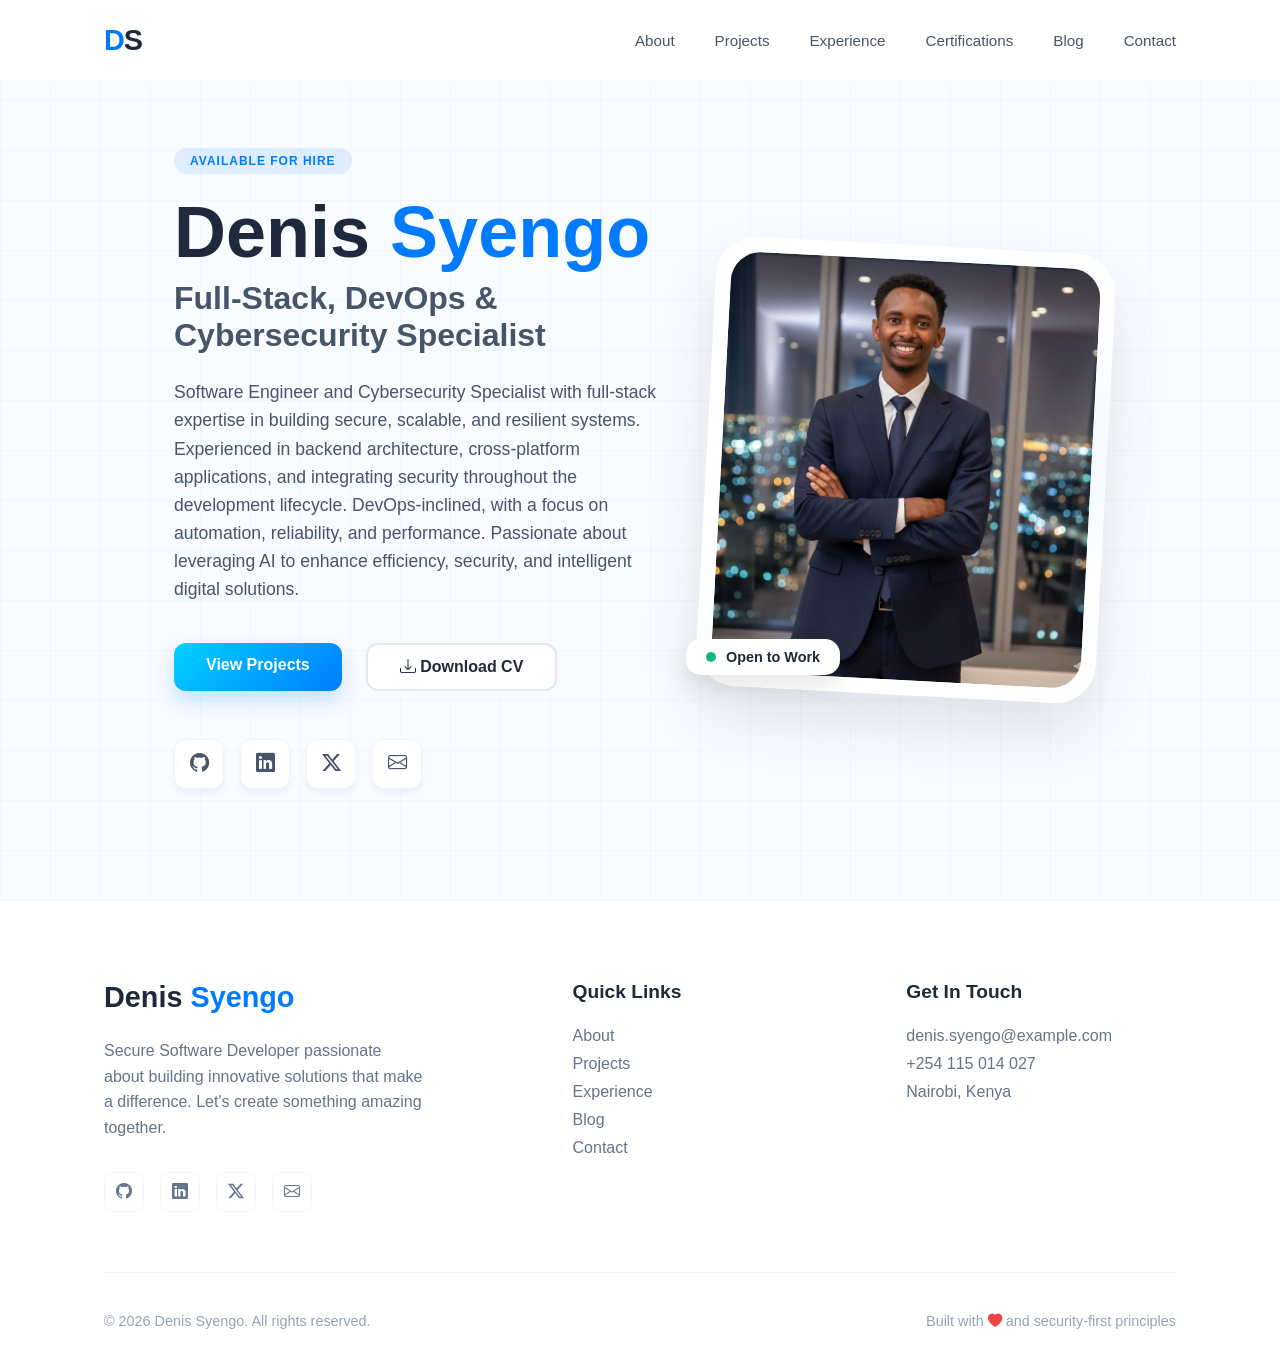
<file: index.html>
<!doctype html>
<html lang="en">
  <head>
    <meta charset="UTF-8" />
    <meta name="viewport" content="width=device-width, initial-scale=1.0" />
    <link
      rel="icon"
      type="image/svg+xml"
      href="[data-uri]"
    />
    <link
      rel="stylesheet"
      href="https://cdn.jsdelivr.net/npm/bootstrap-icons@1.11.3/font/bootstrap-icons.min.css"
    />
    <title>Master Chief</title>
    <link rel="stylesheet" href="style.css" />
  </head>
  <body>
    <!-- navbar -->
    <nav class="navbar">
      <div class="container nav-container">
        <a href="/" class="logo"> <span class="text-blue">D</span>S </a>

        <ul class="nav-links" id="navLinks">
          <li><a href="#about" class="nav-link">About</a></li>
          <li><a href="#projects" class="nav-link">Projects</a></li>
          <li><a href="#experience" class="nav-link">Experience</a></li>
          <li><a href="#certifications" class="nav-link">Certifications</a></li>
          <li><a href="#blog" class="nav-link">Blog</a></li>
          <li><a href="#contact" class="nav-link">Contact</a></li>
        </ul>

        <div class="hamburger" id="hamburger">
          <i class="bi bi-list"></i>
        </div>
      </div>
    </nav>
    <!-- end nav bar -->
    <!-- main app -->
    <main id="app"></main>
    <!-- end main app -->

    <!-- footer -->
    <footer class="footer">
      <div class="container">
        <div class="footer-grid">
          <div class="footer-brand">
            <h2 class="footer-logo">
              Denis <span class="text-blue">Syengo</span>
            </h2>
            <p class="footer-tagline">
              Secure Software Developer passionate about building innovative
              solutions that make a difference. Let's create something amazing
              together.
            </p>
            <div class="footer-socials">
              <a href="#" class="social-box-small"
                ><i class="bi bi-github"></i
              ></a>
              <a href="#" class="social-box-small"
                ><i class="bi bi-linkedin"></i
              ></a>
              <a href="#" class="social-box-small"
                ><i class="bi bi-twitter-x"></i
              ></a>
              <a href="#" class="social-box-small"
                ><i class="bi bi-envelope"></i
              ></a>
            </div>
          </div>

          <div class="footer-links">
            <h3>Quick Links</h3>
            <ul>
              <li><a href="#about">About</a></li>
              <li><a href="#projects">Projects</a></li>
              <li><a href="#experience">Experience</a></li>
              <li><a href="#blog">Blog</a></li>
              <li><a href="#contact">Contact</a></li>
            </ul>
          </div>

          <div class="footer-contact">
            <h3>Get In Touch</h3>
            <p>denis.syengo@example.com</p>
            <p>+254 115 014 027</p>
            <p>Nairobi, Kenya</p>
          </div>
        </div>

        <div class="footer-bottom">
          <p>&copy; 2026 Denis Syengo. All rights reserved.</p>
          <p>
            Built with <i class="bi bi-heart-fill text-danger"></i> and
            security-first principles
          </p>
        </div>
      </div>
    </footer>
    <!-- footer end -->
    <script type="module" src="script.js"></script>
  </body>
</html>
</file>
<file: style.css>
:root {
  --primary-blue: #007bff;
  --dark-text: #1e293b;
  --gray-text: #475569;
  --glass-bg: rgba(255, 255, 255, 0.85);
  --glass-border: rgba(255, 255, 255, 0.5);
  --font-main: "Segoe UI", Tahoma, Geneva, Verdana, sans-serif;
}

* {
  margin: 0;
  padding: 0;
  box-sizing: border-box;
}

body {
  font-family: var(--font-main);
  background-color: #f8fbff;
  color: var(--dark-text);
}

/* nav-bar */
.navbar {
  position: fixed;
  top: 0;
  left: 0;
  width: 100%;
  z-index: 1000;
  background-color: #ffffff;
  padding: 1.5rem 0;
  border-bottom: 1px solid rgba(0, 0, 0, 0.03);
}
.container {
  max-width: 1200px;
  margin: 0 auto;
  padding: 0 4rem; /* Wide padding to match the image spacing */
}

.nav-container {
  display: flex;
  justify-content: space-between;
  align-items: center;
}

/* Logo "DS" Style */
.logo {
  font-size: 1.8rem;
  font-weight: 800;
  text-decoration: none;
  color: #1e293b; /* Dark Navy/Slate */
  letter-spacing: -1px;
}
.text-blue {
  color: var(--primary-blue);
}
/* Desktop Links Styling */
.nav-links {
  list-style: none;
  display: flex;
  gap: 2.5rem; /* Space between each menu item */
  margin: 0;
  padding: 0;
}

.nav-link {
  text-decoration: none;
  color: var(--gray-text);
  font-weight: 500;
  font-size: 0.95rem;
  transition: color 0.3s ease;
}

.nav-link:hover,
.nav-link.active {
  color: var(--primary-blue);
}

.btn-contact {
  padding: 0.5rem 1.2rem;
  border: 1px solid var(--dark-text);
  border-radius: 50px;
  color: var(--dark-text);
  transition: all 0.3s ease;
}

.btn-contact:hover {
  background-color: var(--dark-text);
  color: #fff;
  border-color: var(--dark-text);
}

/* Mobile Hamburger Icon */
.hamburger {
  display: none;
  font-size: 1.8rem;
  cursor: pointer;
  color: var(--dark-text);
}

/* --- Mobile Responsiveness --- */
/* --- Mobile Responsiveness (Updated for larger menu) --- */
@media (max-width: 992px) {
  .container {
    padding: 0 1.5rem; /* Reduced horizontal padding for mobile */
  }

  .hamburger {
    display: block;
    cursor: pointer;
  }

  /* FIX: Compact Mobile Dropdown */
  .nav-links {
    position: absolute;
    top: 100%;
    left: 0;
    width: 100%;
    background-color: #ffffff;
    flex-direction: column;
    align-items: center;

    /* REDUCED: Padding from 2rem to 1rem */
    padding: 1rem 0;

    box-shadow: 0 8px 12px -3px rgba(0, 0, 0, 0.1);
    border-top: 1px solid #f1f1f1;
    display: none;
    z-index: 999;
  }

  .nav-links.active {
    display: flex !important;
  }

  .nav-links li {
    /* REDUCED: Vertical margin from 1rem to 0.5rem */
    margin: 0.5rem 0;
    width: 100%;
    text-align: center;
  }

  .nav-link {
    /* Optional: Slightly smaller font for mobile to save space */
    font-size: 0.95rem;
    display: block;
    padding: 0.5rem 0;
  }
}

/*hero styling */
/* --- Hero Section Styling --- */
.hero {
  min-height: 100vh;
  display: flex;
  align-items: center;
  position: relative;
  padding-top: 40px; /* Space for fixed navbar */
  overflow: hidden;
  background-color: #f8fbff;
}

/* Subtle Grid Pattern */
.grid-overlay {
  position: absolute;
  top: 0;
  left: 0;
  width: 100%;
  height: 100%;
  background-image:
    linear-gradient(rgba(0, 123, 255, 0.03) 1px, transparent 1px),
    linear-gradient(90deg, rgba(0, 123, 255, 0.03) 1px, transparent 1px);
  background-size: 50px 50px;
  z-index: 1;
}

.hero-container {
  display: grid;
  grid-template-columns: 1.2fr 0.8fr;
  gap: 2rem;
  align-items: center;
  position: relative;
  z-index: 2;
}

/* Left Side Content */
.badge-hire {
  background: rgba(0, 123, 255, 0.1);
  color: var(--primary-blue);
  padding: 6px 16px;
  border-radius: 50px;
  font-size: 0.75rem;
  font-weight: 700;
  letter-spacing: 1px;
}

.hero-name {
  font-size: 4.5rem;
  font-weight: 800;
  margin: 1.5rem 0 0.5rem;
  color: var(--dark-text);
  line-height: 1.1;
}

.hero-role {
  font-size: 2rem;
  color: #475569;
  font-weight: 600;
  margin-bottom: 1.5rem;
}

.hero-description {
  font-size: 1.1rem;
  color: var(--gray-text);
  max-width: 500px;
  line-height: 1.6;
  margin-bottom: 2.5rem;
}

/* Buttons */
.hero-actions {
  display: flex;
  gap: 1.5rem;
  margin-bottom: 3rem;
}

.btn {
  padding: 0.8rem 2rem;
  border-radius: 12px;
  font-weight: 600;
  text-decoration: none;
  transition: all 0.3s ease;
}

.btn-primary {
  background: linear-gradient(135deg, #00d2ff 0%, #007bff 100%);
  color: white;
  box-shadow: 0 10px 20px rgba(0, 123, 255, 0.2);
}

.btn-outline {
  border: 2px solid #e2e8f0;
  color: var(--dark-text);
  background: white;
}

/* Right Side Image Area */
.image-glowing-wrapper {
  position: relative;
  width: 400px;
  height: 450px;
}

/* The unique tilted frame from your image */
.main-image-container {
  width: 100%;
  height: 100%;
  background: white;
  border-radius: 40px;
  padding: 15px;
  box-shadow: 0 30px 60px rgba(0, 0, 0, 0.1);
  transform: rotate(3deg); /* Subtle tilt */
  overflow: hidden;
  position: relative;
}

/* Blue Glow behind the image */
.main-image-container::after {
  content: "";
  position: absolute;
  top: -20px;
  right: -20px;
  width: 100%;
  height: 100%;
  background: radial-gradient(
    circle,
    rgba(0, 123, 255, 0.2) 0%,
    transparent 70%
  );
  z-index: -1;
}

.profile-img {
  width: 100%;
  height: 100%;
  object-fit: cover;
  border-radius: 30px;
}

/* Status Badge */
.status-badge {
  position: absolute;
  bottom: 20px;
  left: -20px;
  background: white;
  padding: 10px 20px;
  border-radius: 15px;
  box-shadow: 0 10px 25px rgba(0, 0, 0, 0.1);
  font-weight: 600;
  font-size: 0.9rem;
  display: flex;
  align-items: center;
  gap: 10px;
  z-index: 10;
}

.status-dot {
  width: 10px;
  height: 10px;
  background: #10b981; /* Green */
  border-radius: 50%;
  display: inline-block;
}

/* Hero Socials */
.hero-socials {
  display: flex;
  gap: 1rem;
}

.social-box {
  width: 50px;
  height: 50px;
  background: white;
  display: flex;
  align-items: center;
  justify-content: center;
  border-radius: 12px;
  color: var(--gray-text);
  font-size: 1.2rem;
  text-decoration: none;
  box-shadow: 0 4px 6px rgba(0, 0, 0, 0.05);
  border: 1px solid #f1f5f9;
  transition: all 0.3s ease;
}

.social-box:hover {
  color: var(--primary-blue);
  transform: translateY(-5px);
}

/* Mobile Fixes for Hero */
@media (max-width: 992px) {
  .hero-container {
    grid-template-columns: 1fr;
    text-align: center;
    padding-top: 50px;
  }

  .hero-name {
    font-size: 3rem;
  }
  .hero-description {
    margin: 0 auto 2.5rem;
  }
  .hero-actions,
  .hero-socials {
    justify-content: center;
  }

  .image-glowing-wrapper {
    margin: 0 auto;
    width: 320px;
    height: 380px;
  }
}

/* Section Base */
.about-section {
  margin-top: 1.1rem;
  padding: 80px 0;
  background-color: #ffffff;
}

.section-header {
  text-align: center;
  margin-bottom: 50px;
}

.section-title {
  font-size: 2.5rem;
  font-weight: 800;
  color: #1e293b;
  margin-top: 15px;
}
.badge-pill {
  background: rgba(0, 210, 255, 0.1);
  color: #0dcaf0;
  padding: 8px 20px;
  border-radius: 50px;
  font-size: 0.8rem;
  font-weight: 700;
  letter-spacing: 1px;
  border: 1px solid rgba(0, 210, 255, 0.2);
}
/* Main Grid Layout */
.about-main-grid {
  display: grid;
  grid-template-columns: 1fr 1fr;
  gap: 60px;
  margin-bottom: 80px;
}

/* Bio Card Styling */
.bio-card {
  padding: 30px;
  background: #fff;
  border-radius: 16px;
  border-left: 5px solid #007bff;
  box-shadow: 0 10px 30px rgba(0, 0, 0, 0.05);
}

.bio-lead {
  font-size: 1.15rem;
  color: #1e293b;
  font-weight: 500;
  margin-bottom: 20px;
  line-height: 1.6;
}

.bio-text {
  color: #64748b;
  line-height: 1.7;
  margin-bottom: 15px;
}

/* Skill Bars */
.skill-item {
  margin-bottom: 25px;
}

.skill-label {
  display: flex;
  justify-content: space-between;
  font-weight: 600;
  margin-bottom: 10px;
  color: #334155;
}

.progress-bg {
  width: 100%;
  height: 10px;
  background: #f1f5f9;
  border-radius: 50px;
  overflow: hidden;
}

.progress-fill {
  height: 100%;
  border-radius: 50px;
}

/* Technology Stack Section */
.stack-title {
  text-align: center;
  font-size: 2rem;
  margin-bottom: 40px;
  font-weight: 700;
}

.stack-grid {
  display: grid;
  grid-template-columns: repeat(auto-fit, minmax(240px, 1fr));
  gap: 25px;
}

.stack-card {
  background: #fff;
  padding: 25px;
  border-radius: 16px;
  text-align: center;
  box-shadow: 0 4px 20px rgba(0, 0, 0, 0.03);
  transition: transform 0.3s ease;
}

.stack-card:hover {
  transform: translateY(-5px);
}

.stack-card h4 {
  margin-bottom: 20px;
  color: #007bff;
  font-weight: 700;
}

.pill-container {
  display: flex;
  flex-wrap: wrap;
  justify-content: center;
  gap: 10px;
}

.stack-pill {
  background: #f8fafc;
  color: #475569;
  border: 1px solid #e2e8f0;
  padding: 6px 14px;
  border-radius: 50px;
  font-size: 0.85rem;
  font-weight: 500;
}

/* Responsive adjustments */
@media (max-width: 992px) {
  .about-main-grid {
    grid-template-columns: 1fr;
    gap: 40px;
  }

  .section-title {
    font-size: 2rem;
  }
}

/* Projects Section Base */
.projects-section {
  padding: 100px 0;
  background-color: #f8fbff;
}

.section-subtitle {
  color: #64748b;
  max-width: 600px;
  margin: 15px auto 0;
  line-height: 1.6;
}

/* Grid Layout */
.projects-grid {
  display: grid;
  grid-template-columns: repeat(auto-fit, minmax(320px, 1fr));
  gap: 30px;
  margin-top: 50px;
}

/* Project Card Styling */
.project-card {
  background: #ffffff;
  border-radius: 20px;
  overflow: hidden;
  box-shadow: 0 10px 30px rgba(0, 0, 0, 0.05);
  transition:
    transform 0.3s ease,
    box-shadow 0.3s ease;
  display: flex;
  flex-direction: column;
}
.project-links {
  display: flex;
  gap: 20px;
  margin-top: auto;
  padding-top: 20px;
  border-top: 1px solid #f1f5f9;
}

.link-icon {
  text-decoration: none;
  color: #475569;
  font-size: 0.9rem;
  font-weight: 700;
  display: flex;
  align-items: center;
  gap: 5px;
  transition: color 0.2s ease;
}

.link-icon:hover {
  color: #007bff;
}

.project-badge {
  position: absolute;
  top: 15px;
  right: 15px;
  background: rgba(0, 123, 255, 0.9);
  color: white;
  padding: 4px 12px;
  border-radius: 50px;
  font-size: 0.7rem;
  font-weight: 700;
  letter-spacing: 0.5px;
}

.project-card:hover {
  transform: translateY(-10px);
  box-shadow: 0 20px 40px rgba(0, 0, 0, 0.1);
}

/* Image Handling */
.project-image {
  width: 100%;
  height: 220px;
  overflow: hidden;
}

.project-image img {
  width: 100%;
  height: 100%;
  object-fit: cover;
  transition: transform 0.5s ease;
}

.project-card:hover .project-image img {
  transform: scale(1.1);
}

/* Content Styling */
.project-info {
  padding: 25px;
  display: flex;
  flex-direction: column;
  flex-grow: 1;
}

.project-info h3 {
  font-size: 1.4rem;
  color: #1e293b;
  margin-bottom: 12px;
  font-weight: 700;
}

.project-info p {
  color: #64748b;
  font-size: 0.95rem;
  line-height: 1.6;
  margin-bottom: 20px;
  flex-grow: 1;
}

/* Technology Tags */
.project-tags {
  display: flex;
  flex-wrap: wrap;
  gap: 8px;
}

.tag {
  background: #f1f5f9;
  color: #475569;
  padding: 5px 12px;
  border-radius: 50px;
  font-size: 0.75rem;
  font-weight: 600;
  border: 1px solid #e2e8f0;
}

/* Responsive adjustments */
@media (max-width: 768px) {
  .section-title {
    font-size: 2rem;
  }

  .projects-grid {
    grid-template-columns: 1fr;
  }
}

/* Experience Section Base */
.experience-section {
  padding: 100px 0;
  background-color: #ffffff;
}

/* Central Timeline Line */
.timeline {
  position: relative;
  max-width: 1000px;
  margin: 50px auto 0;
}

.timeline::after {
  content: "";
  position: absolute;
  width: 2px;
  background: #e2e8f0;
  top: 0;
  bottom: 0;
  left: 50%;
  margin-left: -1px;
}

/* Timeline Item Container */
.timeline-item {
  padding: 10px 40px;
  position: relative;
  width: 50%;
  box-sizing: border-box;
}

/* Alternating Sides */
.timeline-item.left {
  left: 0;
  text-align: right;
}
.timeline-item.right {
  left: 50%;
  text-align: left;
}

/* Timeline Dots */
.timeline-dot {
  position: absolute;
  width: 16px;
  height: 16px;
  right: -8px;
  background: #007bff;
  border: 4px solid #fff;
  top: 25px;
  border-radius: 50%;
  z-index: 1;
  box-shadow: 0 0 0 3px rgba(0, 123, 255, 0.1);
}

.right .timeline-dot {
  left: -8px;
}

/* Content Cards */
.timeline-content {
  padding: 25px;
  background: #f8fbff;
  border-radius: 20px;
  position: relative;
  transition: transform 0.3s ease;
}

.timeline-content:hover {
  transform: translateY(-5px);
  box-shadow: 0 10px 30px rgba(0, 0, 0, 0.05);
}

.exp-date {
  display: block;
  color: #007bff;
  font-weight: 700;
  font-size: 0.85rem;
  margin-bottom: 10px;
}

.timeline-content h3 {
  margin: 0;
  color: #1e293b;
  font-size: 1.25rem;
}

.timeline-content h4 {
  color: #64748b;
  font-weight: 500;
  margin: 5px 0 15px;
}

/* Highlight Pills */
.exp-highlights {
  display: flex;
  flex-wrap: wrap;
  gap: 8px;
  margin-top: 15px;
  justify-content: inherit;
}

.h-pill {
  background: #fff;
  border: 1px solid #e2e8f0;
  padding: 4px 10px;
  border-radius: 50px;
  font-size: 0.7rem;
  font-weight: 600;
  color: #475569;
}

/* Responsive Experience */
@media (max-width: 768px) {
  .timeline::after {
    left: 31px;
  }
  .timeline-item {
    width: 100%;
    padding-left: 70px;
    padding-right: 25px;
    text-align: left !important;
  }
  .timeline-item.right {
    left: 0;
  }
  .timeline-dot {
    left: 23px !important;
  }
  .exp-highlights {
    justify-content: flex-start;
  }
}

/* Container and Section Headers */
.credentials-section {
  padding: 100px 0;
  background: #fbfcfe;
}
.sub-section-title {
  text-align: center;
  font-size: 1.75rem;
  margin: 60px 0 30px;
  color: #1e293b;
  font-weight: 700;
}

/* Section 1: Professional Certification Cards */
.certs-grid {
  display: grid;
  grid-template-columns: repeat(auto-fit, minmax(240px, 1fr));
  gap: 25px;
}

.cert-card-v3 {
  background: #fff;
  border-radius: 20px;
  padding: 40px 25px 25px;
  position: relative;
  box-shadow: 0 10px 30px rgba(0, 0, 0, 0.03);
  border: 1px solid rgba(0, 0, 0, 0.05);
  transition: transform 0.3s ease;
}

.cert-card-v3:hover {
  transform: translateY(-10px);
}

.cert-icon-float {
  position: absolute;
  top: -25px;
  left: 25px;
  width: 50px;
  height: 50px;
  border-radius: 12px;
  display: flex;
  align-items: center;
  justify-content: center;
  color: #fff;
  font-size: 1.5rem;
  box-shadow: 0 8px 20px rgba(0, 0, 0, 0.1);
}

.cert-body h3 {
  font-size: 1.3rem;
  margin-bottom: 8px;
  font-weight: 800;
}
.cert-desc {
  font-size: 0.85rem;
  color: #64748b;
  line-height: 1.4;
  margin-bottom: 20px;
  min-height: 40px;
}
.cert-meta {
  display: flex;
  justify-content: space-between;
  font-weight: 700;
  font-size: 0.8rem;
  border-top: 1px solid #f1f5f9;
  pt: 15px;
}

/* Section 2: Technical Skills Cards */
.skills-grid {
  display: grid;
  grid-template-columns: repeat(auto-fit, minmax(350px, 1fr));
  gap: 30px;
}

.skill-detail-card {
  background: #fff;
  border-radius: 20px;
  padding: 30px;
  box-shadow: 0 4px 20px rgba(0, 0, 0, 0.02);
}

.skill-card-head {
  display: flex;
  align-items: center;
  gap: 15px;
  margin-bottom: 20px;
}
.skill-card-head i {
  font-size: 1.6rem;
}
.skill-card-head h4 {
  font-size: 1.2rem;
  font-weight: 700;
  margin: 0;
}

/* Theme Colors for Skills */
.backend-theme {
  color: #6366f1;
}
.frontend-theme {
  color: #007bff;
}
.database-theme {
  color: #f59e0b;
}
.security-theme {
  color: #10b981;
}
.devops-theme {
  color: #d946ef;
}
.product-theme {
  color: #ff6b6b;
}

.skill-columns {
  display: grid;
  grid-template-columns: 1fr 1fr;
  gap: 20px;
}
.skill-columns ul {
  list-style: none;
  padding: 0;
  margin: 0;
}
.skill-columns li {
  font-size: 0.9rem;
  color: #475569;
  margin-bottom: 12px;
  display: flex;
  align-items: center;
  gap: 10px;
}

.skill-columns li::before {
  content: "";
  width: 6px;
  height: 6px;
  background: currentColor;
  border-radius: 50%;
  opacity: 0.6;
}

/* Blog Section Base */
.blog-section {
  padding: 100px 0;
  background-color: #ffffff;
}

.blog-grid {
  display: grid;
  grid-template-columns: repeat(auto-fit, minmax(320px, 1fr));
  gap: 30px;
  margin-top: 50px;
}

/* Blog Card Styling */
.blog-card {
  background: #fff;
  border-radius: 20px;
  overflow: hidden;
  box-shadow: 0 10px 30px rgba(0, 0, 0, 0.03);
  border: 1px solid rgba(0, 0, 0, 0.05);
  transition: transform 0.3s ease;
}

.blog-card:hover {
  transform: translateY(-10px);
}

.blog-image {
  position: relative;
  height: 220px;
  overflow: hidden;
}

.blog-image img {
  width: 100%;
  height: 100%;
  object-fit: cover;
}

.blog-category {
  position: absolute;
  top: 15px;
  left: 15px;
  color: #fff;
  padding: 5px 15px;
  border-radius: 50px;
  font-size: 0.75rem;
  font-weight: 700;
}

.blog-body {
  padding: 25px;
}

.blog-meta {
  display: flex;
  gap: 15px;
  font-size: 0.8rem;
  color: #94a3b8;
  margin-bottom: 15px;
}

.blog-meta i {
  margin-right: 5px;
}

.blog-title {
  font-size: 1.3rem;
  color: #1e293b;
  margin-bottom: 15px;
  font-weight: 800;
  line-height: 1.3;
}

.blog-excerpt {
  font-size: 0.9rem;
  color: #64748b;
  line-height: 1.6;
  margin-bottom: 20px;
}

.read-more {
  text-decoration: none;
  font-weight: 700;
  font-size: 0.9rem;
  display: flex;
  align-items: center;
  gap: 8px;
}

/* View All Button */
.btn-blog-outline {
  display: inline-flex;
  align-items: center;
  gap: 10px;
  padding: 0.8rem 2rem;
  border: 2px solid #6f42c1;
  color: #6f42c1;
  border-radius: 12px;
  text-decoration: none;
  font-weight: 700;
  transition: all 0.3s ease;
}

.btn-blog-outline:hover {
  background: #6f42c1;
  color: #fff;
}

/* contact */
.contact-section {
  margin-top: 1.2rem;
  padding: 80px 0;
  background: #fbfcfe;
}

.contact-grid {
  display: grid;
  grid-template-columns: 0.8fr 1.2fr;
  gap: 2.5rem;
  margin-top: 50px;
}

/* Sidebar Cards */
.info-card,
.contact-form-card,
.status-card {
  background: #fff;
  border-radius: 20px;
  padding: 2.5rem;
  border: 1px solid rgba(0, 0, 0, 0.03);
}

.status-card {
  margin-top: 1.5rem;
  padding: 1.5rem;
  color: #64748b;
  font-size: 0.9rem;
  line-height: 1.6;
}

.info-item {
  display: flex;
  align-items: center;
  gap: 15px;
  margin-bottom: 20px;
}

.info-icon {
  width: 45px;
  height: 45px;
  border-radius: 12px;
  display: flex;
  align-items: center;
  justify-content: center;
  color: #007bff;
  font-size: 1.2rem;
}

.blue-bg {
  background: rgba(0, 123, 255, 0.08);
}

.info-text span {
  font-size: 0.75rem;
  font-weight: 600;
  color: #94a3b8;
  text-transform: uppercase;
}
.info-text p {
  font-weight: 700;
  color: #1e293b;
  margin: 0;
}

/* Form Styling */
.form-row {
  display: grid;
  grid-template-columns: 1fr 1fr;
  gap: 20px;
}
.form-group {
  margin-bottom: 20px;
}
.form-group label {
  display: block;
  font-size: 0.85rem;
  font-weight: 700;
  color: #475569;
  margin-bottom: 8px;
}

.form-group input,
.form-group textarea {
  width: 100%;
  padding: 12px 16px;
  border-radius: 10px;
  border: 1px solid #e2e8f0;
  background: #f8fafc;
  font-family: inherit;
  transition: all 0.2s ease;
}

.form-group input:focus,
.form-group textarea:focus {
  outline: none;
  border-color: #007bff;
  background: #fff;
  box-shadow: 0 0 0 4px rgba(0, 123, 255, 0.1);
}

.btn-submit {
  width: 100%;
  padding: 14px;
  border: none;
  border-radius: 12px;
  background: linear-gradient(90deg, #00d2ff 0%, #007bff 100%);
  color: #fff;
  font-weight: 700;
  cursor: pointer;
  display: flex;
  align-items: center;
  justify-content: center;
  gap: 10px;
}

.footer-cta h3 {
  font-size: 2rem;
  margin: 80px 0 10px;
  font-weight: 800;
}

@media (max-width: 992px) {
  .contact-grid {
    grid-template-columns: 1fr;
  }
  .form-row {
    grid-template-columns: 1fr;
  }
}

/* --- Footer Styling --- */
.footer {
  padding: 80px 0 40px;
  background-color: #ffffff;
  border-top: 1px solid #f1f5f9;
}

.footer-grid {
  display: grid;
  grid-template-columns: 1.5fr 1fr 1fr;
  gap: 4rem;
  margin-bottom: 60px;
}

.footer-logo {
  font-size: 1.8rem;
  font-weight: 800;
  color: #1e293b;
  margin-bottom: 1.5rem;
}

.footer-tagline {
  color: #64748b;
  line-height: 1.6;
  max-width: 320px;
  margin-bottom: 2rem;
}

.footer-links h3,
.footer-contact h3 {
  font-size: 1.2rem;
  font-weight: 700;
  color: #1e293b;
  margin-bottom: 1.5rem;
}

.footer-links ul {
  list-style: none;
  padding: 0;
}

.footer-links li {
  margin-bottom: 10px;
}

.footer-links a {
  text-decoration: none;
  color: #64748b;
  transition: color 0.3s ease;
}

.footer-links a:hover {
  color: #007bff;
}

.footer-contact p {
  color: #64748b;
  margin-bottom: 10px;
}

/* Small Social Icons */
.footer-socials {
  display: flex;
  gap: 1rem;
}

.social-box-small {
  width: 40px;
  height: 40px;
  background: #fff;
  border: 1px solid #f1f5f9;
  border-radius: 10px;
  display: flex;
  align-items: center;
  justify-content: center;
  color: #64748b;
  text-decoration: none;
  transition: all 0.3s ease;
}

.social-box-small:hover {
  color: #007bff;
  border-color: #007bff;
  transform: translateY(-3px);
}

/* Bottom Bar */
.footer-bottom {
  padding-top: 40px;
  border-top: 1px solid #f1f5f9;
  display: flex;
  justify-content: space-between;
  align-items: center;
  color: #94a3b8;
  font-size: 0.9rem;
}

.text-danger {
  color: #ef4444;
}

/* Responsive Footer */
@media (max-width: 992px) {
  .footer-grid {
    grid-template-columns: 1fr;
    gap: 3rem;
    text-align: center;
  }

  .footer-tagline {
    margin: 0 auto 2rem;
  }

  .footer-socials {
    justify-content: center;
  }

  .footer-bottom {
    flex-direction: column;
    gap: 15px;
    text-align: center;
  }
}
</file>
